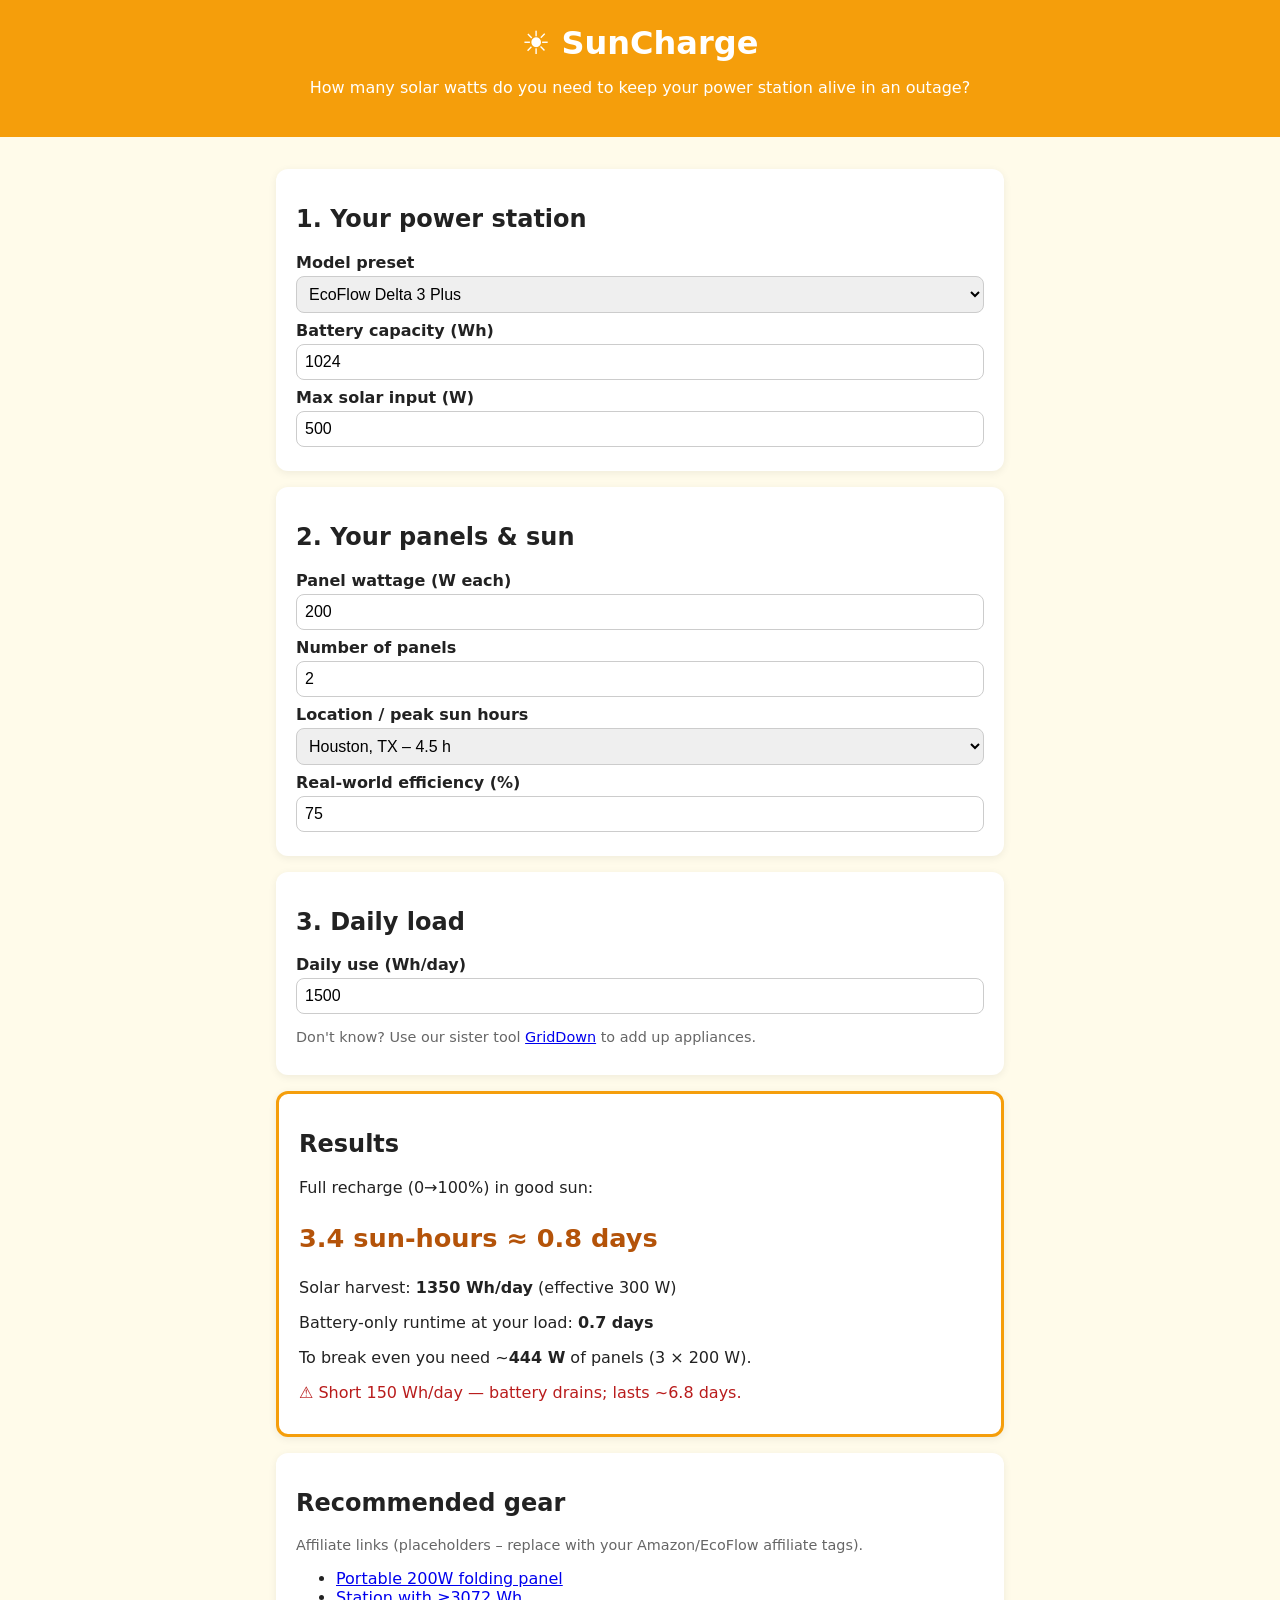
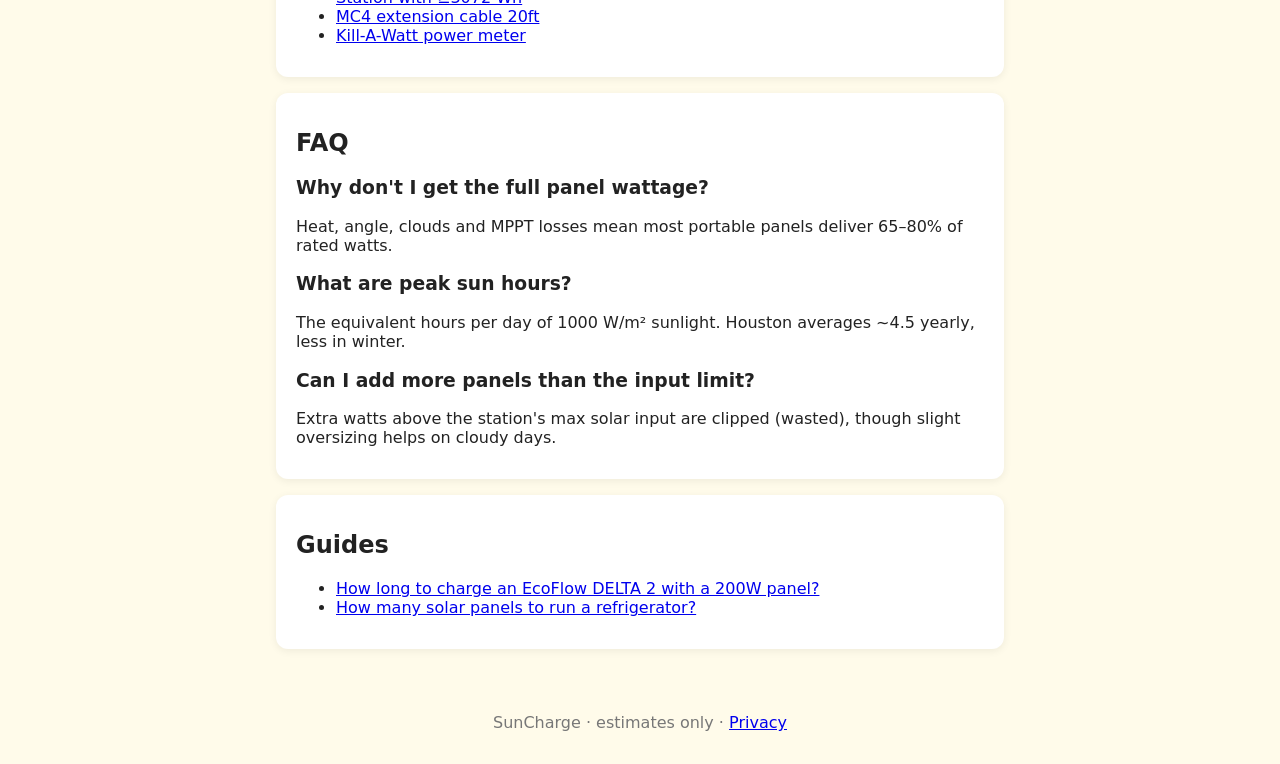
<file: index.html>
<!doctype html><html lang="en"><head><meta charset="utf-8"><meta name="viewport" content="width=device-width,initial-scale=1">
<title>SunCharge – How Many Solar Panels to Recharge Your Power Station?</title>
<meta name="description" content="Free solar generator calculator: how long solar panels take to recharge an EcoFlow, Jackery, Anker or Bluetti, and how many watts you need to stay off-grid during an outage.">
<link rel="stylesheet" href="style.css"></head><body>
<header><h1>☀️ SunCharge</h1><p>How many solar watts do you need to keep your power station alive in an outage?</p></header>
<main>
<section class="card"><h2>1. Your power station</h2>
<label>Model preset <select id="preset"></select></label>
<label>Battery capacity (Wh) <input id="cap" type="number" value="1024"></label>
<label>Max solar input (W) <input id="maxin" type="number" value="500"></label>
</section>
<section class="card"><h2>2. Your panels & sun</h2>
<label>Panel wattage (W each) <input id="pw" type="number" value="200"></label>
<label>Number of panels <input id="pn" type="number" value="2"></label>
<label>Location / peak sun hours <select id="city"></select></label>
<label>Real-world efficiency (%) <input id="eff" type="number" value="75"></label>
</section>
<section class="card"><h2>3. Daily load</h2>
<label>Daily use (Wh/day) <input id="load" type="number" value="1500"></label>
<p class="hint">Don't know? Use our sister tool <a href="https://power7070-cloud.github.io/griddown/">GridDown</a> to add up appliances.</p>
</section>
<section class="card result" id="out"></section>
<section class="card aff"><h2>Recommended gear</h2><p class="hint">Affiliate links (placeholders – replace with your Amazon/EcoFlow affiliate tags).</p><ul id="gear"></ul></section>
<section class="card"><h2>FAQ</h2>
<h3>Why don't I get the full panel wattage?</h3><p>Heat, angle, clouds and MPPT losses mean most portable panels deliver 65–80% of rated watts.</p>
<h3>What are peak sun hours?</h3><p>The equivalent hours per day of 1000 W/m² sunlight. Houston averages ~4.5 yearly, less in winter.</p>
<h3>Can I add more panels than the input limit?</h3><p>Extra watts above the station's max solar input are clipped (wasted), though slight oversizing helps on cloudy days.</p></section>
<section class="card"><h2>Guides</h2><ul><li><a href="guides/ecoflow-delta-2-200w-solar-charge-time.html">How long to charge an EcoFlow DELTA 2 with a 200W panel?</a></li><li><a href="guides/solar-panels-to-run-refrigerator.html">How many solar panels to run a refrigerator?</a></li></ul></section></main><footer>SunCharge · estimates only · <a href="#">Privacy</a></footer>
<script src="app.js"></script></body></html>
</file>
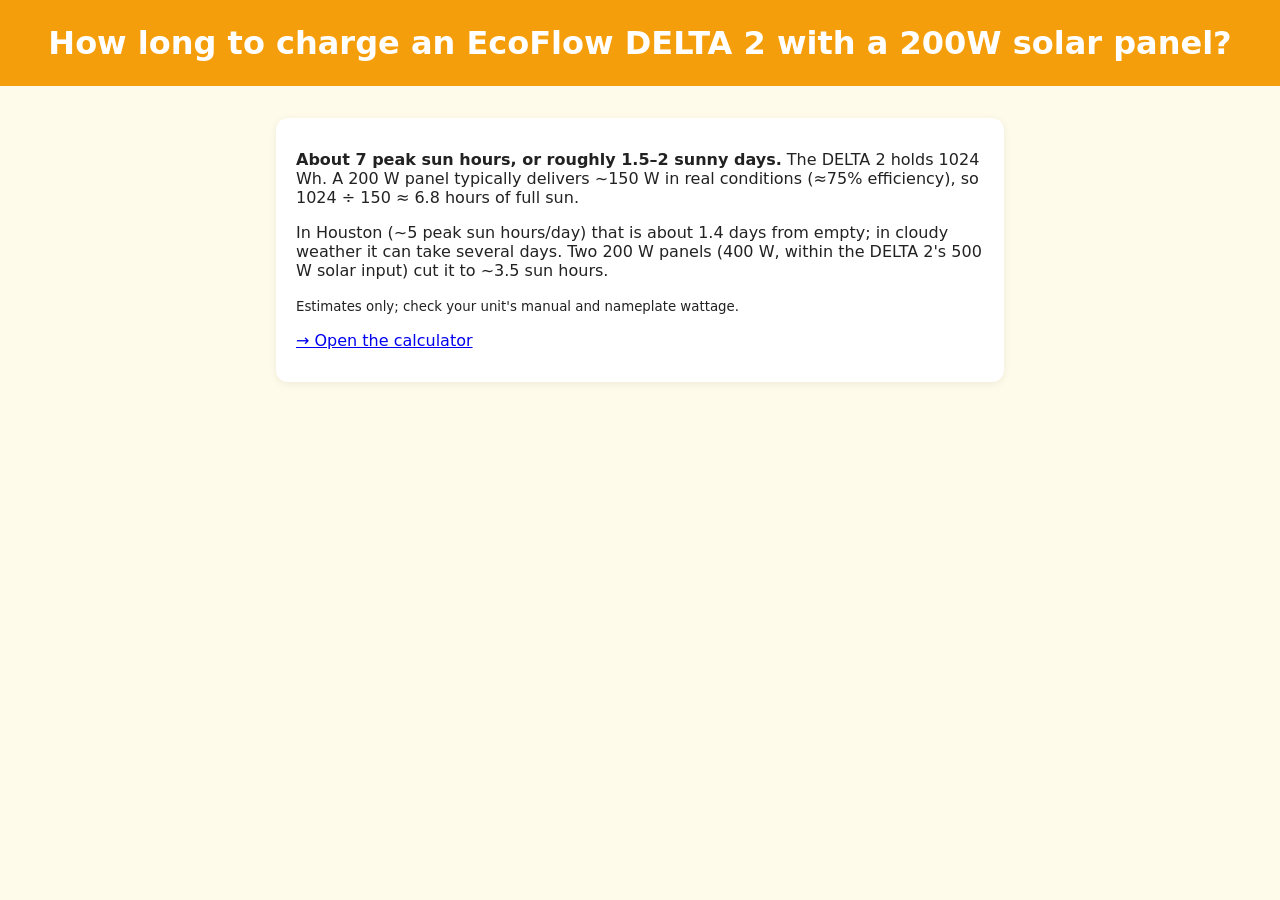
<file: guides/ecoflow-delta-2-200w-solar-charge-time.html>
<!doctype html><html lang=en><head><meta charset=utf-8><meta name=viewport content="width=device-width,initial-scale=1"><title>How long to charge an EcoFlow DELTA 2 with a 200W solar panel? | SunCharge</title><meta name=description content="Charge time for an EcoFlow DELTA 2 (1024Wh) from one 200W solar panel, with real-world efficiency and peak sun hours."><link rel=stylesheet href=../style.css></head><body><header><h1>How long to charge an EcoFlow DELTA 2 with a 200W solar panel?</h1></header><main><section class=card><p><b>About 7 peak sun hours, or roughly 1.5–2 sunny days.</b> The DELTA 2 holds 1024 Wh. A 200 W panel typically delivers ~150 W in real conditions (≈75% efficiency), so 1024 ÷ 150 ≈ 6.8 hours of full sun.</p><p>In Houston (~5 peak sun hours/day) that is about 1.4 days from empty; in cloudy weather it can take several days. Two 200 W panels (400 W, within the DELTA 2's 500 W solar input) cut it to ~3.5 sun hours.</p><p><small>Estimates only; check your unit's manual and nameplate wattage.</small></p><p><a href="../index.html">→ Open the calculator</a></p></section></main></body></html>
</file>
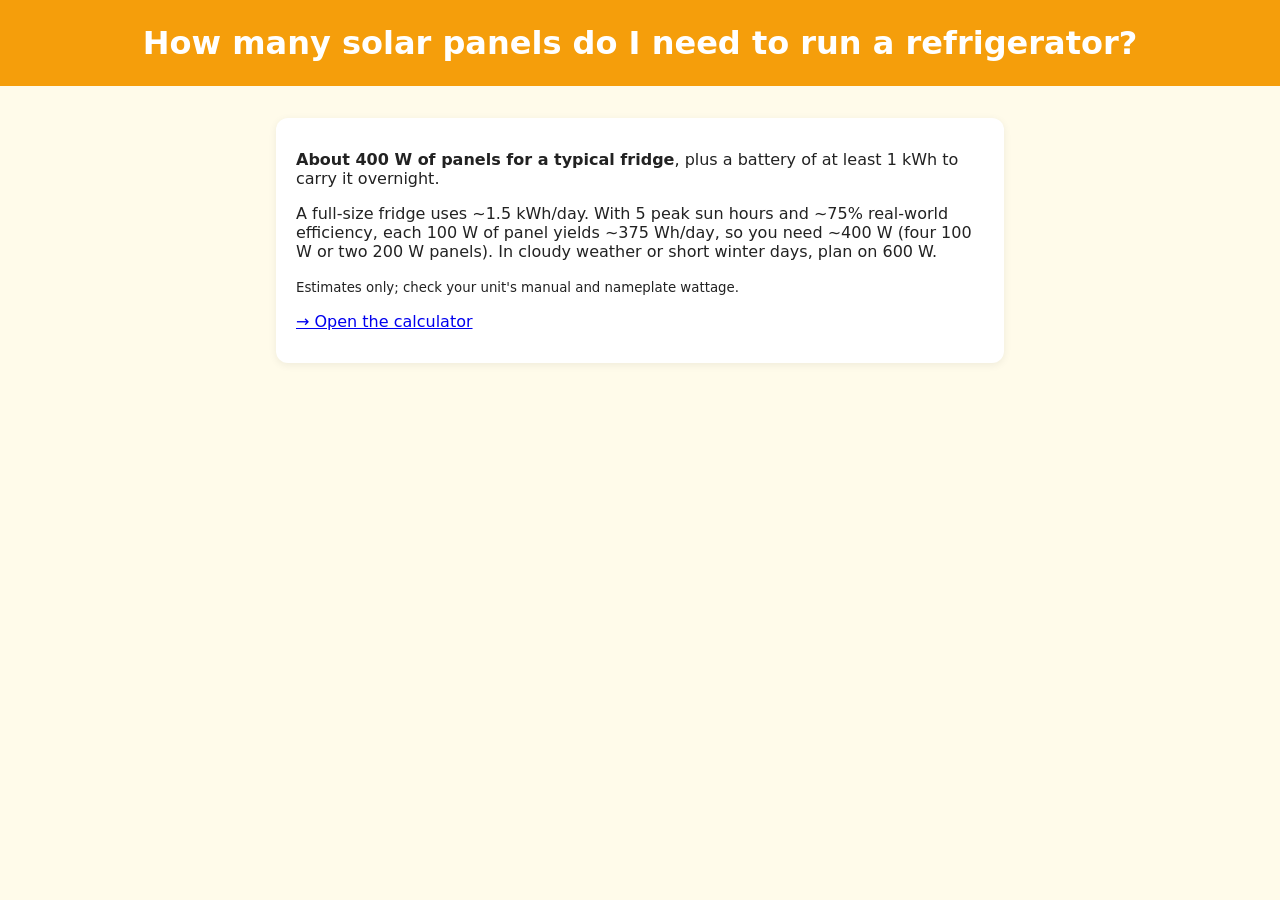
<file: guides/solar-panels-to-run-refrigerator.html>
<!doctype html><html lang=en><head><meta charset=utf-8><meta name=viewport content="width=device-width,initial-scale=1"><title>How many solar panels do I need to run a refrigerator? | SunCharge</title><meta name=description content="How many watts of solar panels it takes to keep a refrigerator running off a power station during an outage."><link rel=stylesheet href=../style.css></head><body><header><h1>How many solar panels do I need to run a refrigerator?</h1></header><main><section class=card><p><b>About 400 W of panels for a typical fridge</b>, plus a battery of at least 1 kWh to carry it overnight.</p><p>A full-size fridge uses ~1.5 kWh/day. With 5 peak sun hours and ~75% real-world efficiency, each 100 W of panel yields ~375 Wh/day, so you need ~400 W (four 100 W or two 200 W panels). In cloudy weather or short winter days, plan on 600 W.</p><p><small>Estimates only; check your unit's manual and nameplate wattage.</small></p><p><a href="../index.html">→ Open the calculator</a></p></section></main></body></html>
</file>
<file: style.css>
*{box-sizing:border-box}body{margin:0;font-family:system-ui,sans-serif;background:#fffbea;color:#222}
header{background:#f59e0b;color:#fff;padding:1.5rem;text-align:center}header h1{margin:0}
main{max-width:760px;margin:auto;padding:1rem}.card{background:#fff;border-radius:12px;padding:1rem 1.25rem;margin:1rem 0;box-shadow:0 2px 8px #0001}
label{display:block;margin:.5rem 0;font-weight:600}input,select{width:100%;padding:.5rem;font-size:1rem;margin-top:.25rem;border:1px solid #ccc;border-radius:8px}
.result{border:3px solid #f59e0b}.big{font-size:1.6rem;font-weight:800;color:#b45309}.warn{color:#b91c1c}.ok{color:#15803d}.hint{color:#666;font-size:.9rem}
footer{text-align:center;padding:2rem;color:#777}
</file>
